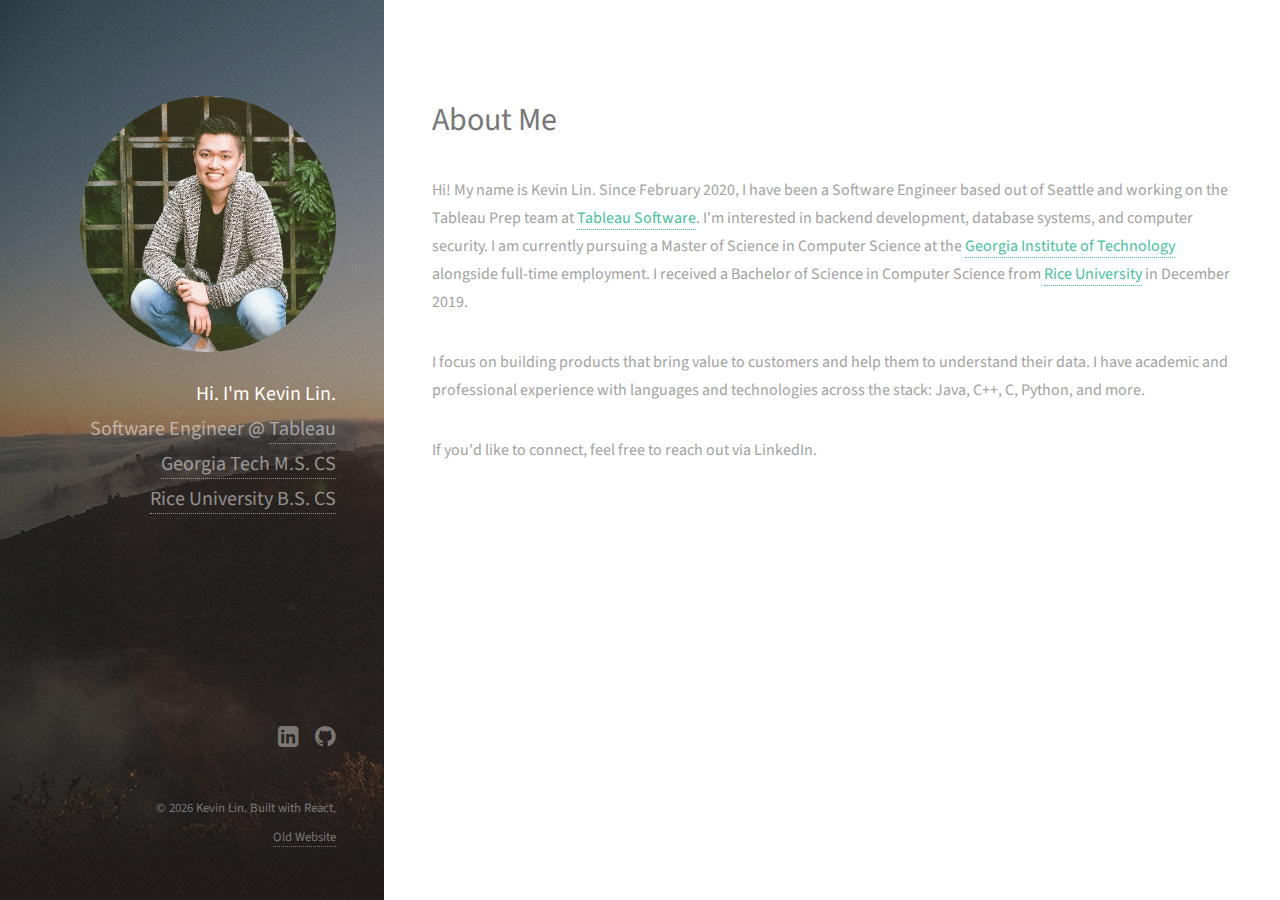
<file: index.html>
<!DOCTYPE html><html><head><meta charSet="utf-8"/><meta http-equiv="x-ua-compatible" content="ie=edge"/><meta name="viewport" content="width=device-width, initial-scale=1, shrink-to-fit=no"/><style data-href="/styles.c2bf233c131c52da77bc.css" id="gatsby-global-css">@import url(https://fonts.googleapis.com/css?family=Source+Sans+Pro:400,400italic);
/*!
 *  Font Awesome 4.7.0 by @davegandy - http://fontawesome.io - @fontawesome
 *  License - http://fontawesome.io/license (Font: SIL OFL 1.1, CSS: MIT License)
 */@font-face{font-family:FontAwesome;src:url(/static/fontawesome-webfont-674f50d287a8c48dc19ba404d20fe713.eot);src:url(/static/fontawesome-webfont-674f50d287a8c48dc19ba404d20fe713.eot?#iefix&v=4.7.0) format("embedded-opentype"),url(/static/fontawesome-webfont-af7ae505a9eed503f8b8e6982036873e.woff2) format("woff2"),url(/static/fontawesome-webfont-fee66e712a8a08eef5805a46892932ad.woff) format("woff"),url(/static/fontawesome-webfont-b06871f281fee6b241d60582ae9369b9.ttf) format("truetype"),url(/static/fontawesome-webfont-912ec66d7572ff821749319396470bde.svg#fontawesomeregular) format("svg");font-weight:400;font-style:normal}.fa{display:inline-block;font:normal normal normal 14px/1 FontAwesome;font-size:inherit;text-rendering:auto;-webkit-font-smoothing:antialiased;-moz-osx-font-smoothing:grayscale}.fa-lg{font-size:1.33333333em;line-height:.75em;vertical-align:-15%}.fa-2x{font-size:2em}.fa-3x{font-size:3em}.fa-4x{font-size:4em}.fa-5x{font-size:5em}.fa-fw{width:1.28571429em;text-align:center}.fa-ul{padding-left:0;margin-left:2.14285714em;list-style-type:none}.fa-ul>li{position:relative}.fa-li{position:absolute;left:-2.14285714em;width:2.14285714em;top:.14285714em;text-align:center}.fa-li.fa-lg{left:-1.85714286em}.fa-border{padding:.2em .25em .15em;border:.08em solid #eee;border-radius:.1em}.fa-pull-left{float:left}.fa-pull-right{float:right}.fa.fa-pull-left{margin-right:.3em}.fa.fa-pull-right{margin-left:.3em}.pull-right{float:right}.pull-left{float:left}.fa.pull-left{margin-right:.3em}.fa.pull-right{margin-left:.3em}.fa-spin{animation:fa-spin 2s linear infinite}.fa-pulse{animation:fa-spin 1s steps(8) infinite}@keyframes fa-spin{0%{transform:rotate(0deg)}to{transform:rotate(359deg)}}.fa-rotate-90{-ms-filter:"progid:DXImageTransform.Microsoft.BasicImage(rotation=1)";transform:rotate(90deg)}.fa-rotate-180{-ms-filter:"progid:DXImageTransform.Microsoft.BasicImage(rotation=2)";transform:rotate(180deg)}.fa-rotate-270{-ms-filter:"progid:DXImageTransform.Microsoft.BasicImage(rotation=3)";transform:rotate(270deg)}.fa-flip-horizontal{-ms-filter:"progid:DXImageTransform.Microsoft.BasicImage(rotation=0, mirror=1)";transform:scaleX(-1)}.fa-flip-vertical{-ms-filter:"progid:DXImageTransform.Microsoft.BasicImage(rotation=2, mirror=1)";transform:scaleY(-1)}:root .fa-flip-horizontal,:root .fa-flip-vertical,:root .fa-rotate-90,:root .fa-rotate-180,:root .fa-rotate-270{filter:none}.fa-stack{position:relative;display:inline-block;width:2em;height:2em;line-height:2em;vertical-align:middle}.fa-stack-1x,.fa-stack-2x{position:absolute;left:0;width:100%;text-align:center}.fa-stack-1x{line-height:inherit}.fa-stack-2x{font-size:2em}.fa-inverse{color:#fff}.fa-glass:before{content:"\F000"}.fa-music:before{content:"\F001"}.fa-search:before{content:"\F002"}.fa-envelope-o:before{content:"\F003"}.fa-heart:before{content:"\F004"}.fa-star:before{content:"\F005"}.fa-star-o:before{content:"\F006"}.fa-user:before{content:"\F007"}.fa-film:before{content:"\F008"}.fa-th-large:before{content:"\F009"}.fa-th:before{content:"\F00A"}.fa-th-list:before{content:"\F00B"}.fa-check:before{content:"\F00C"}.fa-close:before,.fa-remove:before,.fa-times:before{content:"\F00D"}.fa-search-plus:before{content:"\F00E"}.fa-search-minus:before{content:"\F010"}.fa-power-off:before{content:"\F011"}.fa-signal:before{content:"\F012"}.fa-cog:before,.fa-gear:before{content:"\F013"}.fa-trash-o:before{content:"\F014"}.fa-home:before{content:"\F015"}.fa-file-o:before{content:"\F016"}.fa-clock-o:before{content:"\F017"}.fa-road:before{content:"\F018"}.fa-download:before{content:"\F019"}.fa-arrow-circle-o-down:before{content:"\F01A"}.fa-arrow-circle-o-up:before{content:"\F01B"}.fa-inbox:before{content:"\F01C"}.fa-play-circle-o:before{content:"\F01D"}.fa-repeat:before,.fa-rotate-right:before{content:"\F01E"}.fa-refresh:before{content:"\F021"}.fa-list-alt:before{content:"\F022"}.fa-lock:before{content:"\F023"}.fa-flag:before{content:"\F024"}.fa-headphones:before{content:"\F025"}.fa-volume-off:before{content:"\F026"}.fa-volume-down:before{content:"\F027"}.fa-volume-up:before{content:"\F028"}.fa-qrcode:before{content:"\F029"}.fa-barcode:before{content:"\F02A"}.fa-tag:before{content:"\F02B"}.fa-tags:before{content:"\F02C"}.fa-book:before{content:"\F02D"}.fa-bookmark:before{content:"\F02E"}.fa-print:before{content:"\F02F"}.fa-camera:before{content:"\F030"}.fa-font:before{content:"\F031"}.fa-bold:before{content:"\F032"}.fa-italic:before{content:"\F033"}.fa-text-height:before{content:"\F034"}.fa-text-width:before{content:"\F035"}.fa-align-left:before{content:"\F036"}.fa-align-center:before{content:"\F037"}.fa-align-right:before{content:"\F038"}.fa-align-justify:before{content:"\F039"}.fa-list:before{content:"\F03A"}.fa-dedent:before,.fa-outdent:before{content:"\F03B"}.fa-indent:before{content:"\F03C"}.fa-video-camera:before{content:"\F03D"}.fa-image:before,.fa-photo:before,.fa-picture-o:before{content:"\F03E"}.fa-pencil:before{content:"\F040"}.fa-map-marker:before{content:"\F041"}.fa-adjust:before{content:"\F042"}.fa-tint:before{content:"\F043"}.fa-edit:before,.fa-pencil-square-o:before{content:"\F044"}.fa-share-square-o:before{content:"\F045"}.fa-check-square-o:before{content:"\F046"}.fa-arrows:before{content:"\F047"}.fa-step-backward:before{content:"\F048"}.fa-fast-backward:before{content:"\F049"}.fa-backward:before{content:"\F04A"}.fa-play:before{content:"\F04B"}.fa-pause:before{content:"\F04C"}.fa-stop:before{content:"\F04D"}.fa-forward:before{content:"\F04E"}.fa-fast-forward:before{content:"\F050"}.fa-step-forward:before{content:"\F051"}.fa-eject:before{content:"\F052"}.fa-chevron-left:before{content:"\F053"}.fa-chevron-right:before{content:"\F054"}.fa-plus-circle:before{content:"\F055"}.fa-minus-circle:before{content:"\F056"}.fa-times-circle:before{content:"\F057"}.fa-check-circle:before{content:"\F058"}.fa-question-circle:before{content:"\F059"}.fa-info-circle:before{content:"\F05A"}.fa-crosshairs:before{content:"\F05B"}.fa-times-circle-o:before{content:"\F05C"}.fa-check-circle-o:before{content:"\F05D"}.fa-ban:before{content:"\F05E"}.fa-arrow-left:before{content:"\F060"}.fa-arrow-right:before{content:"\F061"}.fa-arrow-up:before{content:"\F062"}.fa-arrow-down:before{content:"\F063"}.fa-mail-forward:before,.fa-share:before{content:"\F064"}.fa-expand:before{content:"\F065"}.fa-compress:before{content:"\F066"}.fa-plus:before{content:"\F067"}.fa-minus:before{content:"\F068"}.fa-asterisk:before{content:"\F069"}.fa-exclamation-circle:before{content:"\F06A"}.fa-gift:before{content:"\F06B"}.fa-leaf:before{content:"\F06C"}.fa-fire:before{content:"\F06D"}.fa-eye:before{content:"\F06E"}.fa-eye-slash:before{content:"\F070"}.fa-exclamation-triangle:before,.fa-warning:before{content:"\F071"}.fa-plane:before{content:"\F072"}.fa-calendar:before{content:"\F073"}.fa-random:before{content:"\F074"}.fa-comment:before{content:"\F075"}.fa-magnet:before{content:"\F076"}.fa-chevron-up:before{content:"\F077"}.fa-chevron-down:before{content:"\F078"}.fa-retweet:before{content:"\F079"}.fa-shopping-cart:before{content:"\F07A"}.fa-folder:before{content:"\F07B"}.fa-folder-open:before{content:"\F07C"}.fa-arrows-v:before{content:"\F07D"}.fa-arrows-h:before{content:"\F07E"}.fa-bar-chart-o:before,.fa-bar-chart:before{content:"\F080"}.fa-twitter-square:before{content:"\F081"}.fa-facebook-square:before{content:"\F082"}.fa-camera-retro:before{content:"\F083"}.fa-key:before{content:"\F084"}.fa-cogs:before,.fa-gears:before{content:"\F085"}.fa-comments:before{content:"\F086"}.fa-thumbs-o-up:before{content:"\F087"}.fa-thumbs-o-down:before{content:"\F088"}.fa-star-half:before{content:"\F089"}.fa-heart-o:before{content:"\F08A"}.fa-sign-out:before{content:"\F08B"}.fa-linkedin-square:before{content:"\F08C"}.fa-thumb-tack:before{content:"\F08D"}.fa-external-link:before{content:"\F08E"}.fa-sign-in:before{content:"\F090"}.fa-trophy:before{content:"\F091"}.fa-github-square:before{content:"\F092"}.fa-upload:before{content:"\F093"}.fa-lemon-o:before{content:"\F094"}.fa-phone:before{content:"\F095"}.fa-square-o:before{content:"\F096"}.fa-bookmark-o:before{content:"\F097"}.fa-phone-square:before{content:"\F098"}.fa-twitter:before{content:"\F099"}.fa-facebook-f:before,.fa-facebook:before{content:"\F09A"}.fa-github:before{content:"\F09B"}.fa-unlock:before{content:"\F09C"}.fa-credit-card:before{content:"\F09D"}.fa-feed:before,.fa-rss:before{content:"\F09E"}.fa-hdd-o:before{content:"\F0A0"}.fa-bullhorn:before{content:"\F0A1"}.fa-bell:before{content:"\F0F3"}.fa-certificate:before{content:"\F0A3"}.fa-hand-o-right:before{content:"\F0A4"}.fa-hand-o-left:before{content:"\F0A5"}.fa-hand-o-up:before{content:"\F0A6"}.fa-hand-o-down:before{content:"\F0A7"}.fa-arrow-circle-left:before{content:"\F0A8"}.fa-arrow-circle-right:before{content:"\F0A9"}.fa-arrow-circle-up:before{content:"\F0AA"}.fa-arrow-circle-down:before{content:"\F0AB"}.fa-globe:before{content:"\F0AC"}.fa-wrench:before{content:"\F0AD"}.fa-tasks:before{content:"\F0AE"}.fa-filter:before{content:"\F0B0"}.fa-briefcase:before{content:"\F0B1"}.fa-arrows-alt:before{content:"\F0B2"}.fa-group:before,.fa-users:before{content:"\F0C0"}.fa-chain:before,.fa-link:before{content:"\F0C1"}.fa-cloud:before{content:"\F0C2"}.fa-flask:before{content:"\F0C3"}.fa-cut:before,.fa-scissors:before{content:"\F0C4"}.fa-copy:before,.fa-files-o:before{content:"\F0C5"}.fa-paperclip:before{content:"\F0C6"}.fa-floppy-o:before,.fa-save:before{content:"\F0C7"}.fa-square:before{content:"\F0C8"}.fa-bars:before,.fa-navicon:before,.fa-reorder:before{content:"\F0C9"}.fa-list-ul:before{content:"\F0CA"}.fa-list-ol:before{content:"\F0CB"}.fa-strikethrough:before{content:"\F0CC"}.fa-underline:before{content:"\F0CD"}.fa-table:before{content:"\F0CE"}.fa-magic:before{content:"\F0D0"}.fa-truck:before{content:"\F0D1"}.fa-pinterest:before{content:"\F0D2"}.fa-pinterest-square:before{content:"\F0D3"}.fa-google-plus-square:before{content:"\F0D4"}.fa-google-plus:before{content:"\F0D5"}.fa-money:before{content:"\F0D6"}.fa-caret-down:before{content:"\F0D7"}.fa-caret-up:before{content:"\F0D8"}.fa-caret-left:before{content:"\F0D9"}.fa-caret-right:before{content:"\F0DA"}.fa-columns:before{content:"\F0DB"}.fa-sort:before,.fa-unsorted:before{content:"\F0DC"}.fa-sort-desc:before,.fa-sort-down:before{content:"\F0DD"}.fa-sort-asc:before,.fa-sort-up:before{content:"\F0DE"}.fa-envelope:before{content:"\F0E0"}.fa-linkedin:before{content:"\F0E1"}.fa-rotate-left:before,.fa-undo:before{content:"\F0E2"}.fa-gavel:before,.fa-legal:before{content:"\F0E3"}.fa-dashboard:before,.fa-tachometer:before{content:"\F0E4"}.fa-comment-o:before{content:"\F0E5"}.fa-comments-o:before{content:"\F0E6"}.fa-bolt:before,.fa-flash:before{content:"\F0E7"}.fa-sitemap:before{content:"\F0E8"}.fa-umbrella:before{content:"\F0E9"}.fa-clipboard:before,.fa-paste:before{content:"\F0EA"}.fa-lightbulb-o:before{content:"\F0EB"}.fa-exchange:before{content:"\F0EC"}.fa-cloud-download:before{content:"\F0ED"}.fa-cloud-upload:before{content:"\F0EE"}.fa-user-md:before{content:"\F0F0"}.fa-stethoscope:before{content:"\F0F1"}.fa-suitcase:before{content:"\F0F2"}.fa-bell-o:before{content:"\F0A2"}.fa-coffee:before{content:"\F0F4"}.fa-cutlery:before{content:"\F0F5"}.fa-file-text-o:before{content:"\F0F6"}.fa-building-o:before{content:"\F0F7"}.fa-hospital-o:before{content:"\F0F8"}.fa-ambulance:before{content:"\F0F9"}.fa-medkit:before{content:"\F0FA"}.fa-fighter-jet:before{content:"\F0FB"}.fa-beer:before{content:"\F0FC"}.fa-h-square:before{content:"\F0FD"}.fa-plus-square:before{content:"\F0FE"}.fa-angle-double-left:before{content:"\F100"}.fa-angle-double-right:before{content:"\F101"}.fa-angle-double-up:before{content:"\F102"}.fa-angle-double-down:before{content:"\F103"}.fa-angle-left:before{content:"\F104"}.fa-angle-right:before{content:"\F105"}.fa-angle-up:before{content:"\F106"}.fa-angle-down:before{content:"\F107"}.fa-desktop:before{content:"\F108"}.fa-laptop:before{content:"\F109"}.fa-tablet:before{content:"\F10A"}.fa-mobile-phone:before,.fa-mobile:before{content:"\F10B"}.fa-circle-o:before{content:"\F10C"}.fa-quote-left:before{content:"\F10D"}.fa-quote-right:before{content:"\F10E"}.fa-spinner:before{content:"\F110"}.fa-circle:before{content:"\F111"}.fa-mail-reply:before,.fa-reply:before{content:"\F112"}.fa-github-alt:before{content:"\F113"}.fa-folder-o:before{content:"\F114"}.fa-folder-open-o:before{content:"\F115"}.fa-smile-o:before{content:"\F118"}.fa-frown-o:before{content:"\F119"}.fa-meh-o:before{content:"\F11A"}.fa-gamepad:before{content:"\F11B"}.fa-keyboard-o:before{content:"\F11C"}.fa-flag-o:before{content:"\F11D"}.fa-flag-checkered:before{content:"\F11E"}.fa-terminal:before{content:"\F120"}.fa-code:before{content:"\F121"}.fa-mail-reply-all:before,.fa-reply-all:before{content:"\F122"}.fa-star-half-empty:before,.fa-star-half-full:before,.fa-star-half-o:before{content:"\F123"}.fa-location-arrow:before{content:"\F124"}.fa-crop:before{content:"\F125"}.fa-code-fork:before{content:"\F126"}.fa-chain-broken:before,.fa-unlink:before{content:"\F127"}.fa-question:before{content:"\F128"}.fa-info:before{content:"\F129"}.fa-exclamation:before{content:"\F12A"}.fa-superscript:before{content:"\F12B"}.fa-subscript:before{content:"\F12C"}.fa-eraser:before{content:"\F12D"}.fa-puzzle-piece:before{content:"\F12E"}.fa-microphone:before{content:"\F130"}.fa-microphone-slash:before{content:"\F131"}.fa-shield:before{content:"\F132"}.fa-calendar-o:before{content:"\F133"}.fa-fire-extinguisher:before{content:"\F134"}.fa-rocket:before{content:"\F135"}.fa-maxcdn:before{content:"\F136"}.fa-chevron-circle-left:before{content:"\F137"}.fa-chevron-circle-right:before{content:"\F138"}.fa-chevron-circle-up:before{content:"\F139"}.fa-chevron-circle-down:before{content:"\F13A"}.fa-html5:before{content:"\F13B"}.fa-css3:before{content:"\F13C"}.fa-anchor:before{content:"\F13D"}.fa-unlock-alt:before{content:"\F13E"}.fa-bullseye:before{content:"\F140"}.fa-ellipsis-h:before{content:"\F141"}.fa-ellipsis-v:before{content:"\F142"}.fa-rss-square:before{content:"\F143"}.fa-play-circle:before{content:"\F144"}.fa-ticket:before{content:"\F145"}.fa-minus-square:before{content:"\F146"}.fa-minus-square-o:before{content:"\F147"}.fa-level-up:before{content:"\F148"}.fa-level-down:before{content:"\F149"}.fa-check-square:before{content:"\F14A"}.fa-pencil-square:before{content:"\F14B"}.fa-external-link-square:before{content:"\F14C"}.fa-share-square:before{content:"\F14D"}.fa-compass:before{content:"\F14E"}.fa-caret-square-o-down:before,.fa-toggle-down:before{content:"\F150"}.fa-caret-square-o-up:before,.fa-toggle-up:before{content:"\F151"}.fa-caret-square-o-right:before,.fa-toggle-right:before{content:"\F152"}.fa-eur:before,.fa-euro:before{content:"\F153"}.fa-gbp:before{content:"\F154"}.fa-dollar:before,.fa-usd:before{content:"\F155"}.fa-inr:before,.fa-rupee:before{content:"\F156"}.fa-cny:before,.fa-jpy:before,.fa-rmb:before,.fa-yen:before{content:"\F157"}.fa-rouble:before,.fa-rub:before,.fa-ruble:before{content:"\F158"}.fa-krw:before,.fa-won:before{content:"\F159"}.fa-bitcoin:before,.fa-btc:before{content:"\F15A"}.fa-file:before{content:"\F15B"}.fa-file-text:before{content:"\F15C"}.fa-sort-alpha-asc:before{content:"\F15D"}.fa-sort-alpha-desc:before{content:"\F15E"}.fa-sort-amount-asc:before{content:"\F160"}.fa-sort-amount-desc:before{content:"\F161"}.fa-sort-numeric-asc:before{content:"\F162"}.fa-sort-numeric-desc:before{content:"\F163"}.fa-thumbs-up:before{content:"\F164"}.fa-thumbs-down:before{content:"\F165"}.fa-youtube-square:before{content:"\F166"}.fa-youtube:before{content:"\F167"}.fa-xing:before{content:"\F168"}.fa-xing-square:before{content:"\F169"}.fa-youtube-play:before{content:"\F16A"}.fa-dropbox:before{content:"\F16B"}.fa-stack-overflow:before{content:"\F16C"}.fa-instagram:before{content:"\F16D"}.fa-flickr:before{content:"\F16E"}.fa-adn:before{content:"\F170"}.fa-bitbucket:before{content:"\F171"}.fa-bitbucket-square:before{content:"\F172"}.fa-tumblr:before{content:"\F173"}.fa-tumblr-square:before{content:"\F174"}.fa-long-arrow-down:before{content:"\F175"}.fa-long-arrow-up:before{content:"\F176"}.fa-long-arrow-left:before{content:"\F177"}.fa-long-arrow-right:before{content:"\F178"}.fa-apple:before{content:"\F179"}.fa-windows:before{content:"\F17A"}.fa-android:before{content:"\F17B"}.fa-linux:before{content:"\F17C"}.fa-dribbble:before{content:"\F17D"}.fa-skype:before{content:"\F17E"}.fa-foursquare:before{content:"\F180"}.fa-trello:before{content:"\F181"}.fa-female:before{content:"\F182"}.fa-male:before{content:"\F183"}.fa-gittip:before,.fa-gratipay:before{content:"\F184"}.fa-sun-o:before{content:"\F185"}.fa-moon-o:before{content:"\F186"}.fa-archive:before{content:"\F187"}.fa-bug:before{content:"\F188"}.fa-vk:before{content:"\F189"}.fa-weibo:before{content:"\F18A"}.fa-renren:before{content:"\F18B"}.fa-pagelines:before{content:"\F18C"}.fa-stack-exchange:before{content:"\F18D"}.fa-arrow-circle-o-right:before{content:"\F18E"}.fa-arrow-circle-o-left:before{content:"\F190"}.fa-caret-square-o-left:before,.fa-toggle-left:before{content:"\F191"}.fa-dot-circle-o:before{content:"\F192"}.fa-wheelchair:before{content:"\F193"}.fa-vimeo-square:before{content:"\F194"}.fa-try:before,.fa-turkish-lira:before{content:"\F195"}.fa-plus-square-o:before{content:"\F196"}.fa-space-shuttle:before{content:"\F197"}.fa-slack:before{content:"\F198"}.fa-envelope-square:before{content:"\F199"}.fa-wordpress:before{content:"\F19A"}.fa-openid:before{content:"\F19B"}.fa-bank:before,.fa-institution:before,.fa-university:before{content:"\F19C"}.fa-graduation-cap:before,.fa-mortar-board:before{content:"\F19D"}.fa-yahoo:before{content:"\F19E"}.fa-google:before{content:"\F1A0"}.fa-reddit:before{content:"\F1A1"}.fa-reddit-square:before{content:"\F1A2"}.fa-stumbleupon-circle:before{content:"\F1A3"}.fa-stumbleupon:before{content:"\F1A4"}.fa-delicious:before{content:"\F1A5"}.fa-digg:before{content:"\F1A6"}.fa-pied-piper-pp:before{content:"\F1A7"}.fa-pied-piper-alt:before{content:"\F1A8"}.fa-drupal:before{content:"\F1A9"}.fa-joomla:before{content:"\F1AA"}.fa-language:before{content:"\F1AB"}.fa-fax:before{content:"\F1AC"}.fa-building:before{content:"\F1AD"}.fa-child:before{content:"\F1AE"}.fa-paw:before{content:"\F1B0"}.fa-spoon:before{content:"\F1B1"}.fa-cube:before{content:"\F1B2"}.fa-cubes:before{content:"\F1B3"}.fa-behance:before{content:"\F1B4"}.fa-behance-square:before{content:"\F1B5"}.fa-steam:before{content:"\F1B6"}.fa-steam-square:before{content:"\F1B7"}.fa-recycle:before{content:"\F1B8"}.fa-automobile:before,.fa-car:before{content:"\F1B9"}.fa-cab:before,.fa-taxi:before{content:"\F1BA"}.fa-tree:before{content:"\F1BB"}.fa-spotify:before{content:"\F1BC"}.fa-deviantart:before{content:"\F1BD"}.fa-soundcloud:before{content:"\F1BE"}.fa-database:before{content:"\F1C0"}.fa-file-pdf-o:before{content:"\F1C1"}.fa-file-word-o:before{content:"\F1C2"}.fa-file-excel-o:before{content:"\F1C3"}.fa-file-powerpoint-o:before{content:"\F1C4"}.fa-file-image-o:before,.fa-file-photo-o:before,.fa-file-picture-o:before{content:"\F1C5"}.fa-file-archive-o:before,.fa-file-zip-o:before{content:"\F1C6"}.fa-file-audio-o:before,.fa-file-sound-o:before{content:"\F1C7"}.fa-file-movie-o:before,.fa-file-video-o:before{content:"\F1C8"}.fa-file-code-o:before{content:"\F1C9"}.fa-vine:before{content:"\F1CA"}.fa-codepen:before{content:"\F1CB"}.fa-jsfiddle:before{content:"\F1CC"}.fa-life-bouy:before,.fa-life-buoy:before,.fa-life-ring:before,.fa-life-saver:before,.fa-support:before{content:"\F1CD"}.fa-circle-o-notch:before{content:"\F1CE"}.fa-ra:before,.fa-rebel:before,.fa-resistance:before{content:"\F1D0"}.fa-empire:before,.fa-ge:before{content:"\F1D1"}.fa-git-square:before{content:"\F1D2"}.fa-git:before{content:"\F1D3"}.fa-hacker-news:before,.fa-y-combinator-square:before,.fa-yc-square:before{content:"\F1D4"}.fa-tencent-weibo:before{content:"\F1D5"}.fa-qq:before{content:"\F1D6"}.fa-wechat:before,.fa-weixin:before{content:"\F1D7"}.fa-paper-plane:before,.fa-send:before{content:"\F1D8"}.fa-paper-plane-o:before,.fa-send-o:before{content:"\F1D9"}.fa-history:before{content:"\F1DA"}.fa-circle-thin:before{content:"\F1DB"}.fa-header:before{content:"\F1DC"}.fa-paragraph:before{content:"\F1DD"}.fa-sliders:before{content:"\F1DE"}.fa-share-alt:before{content:"\F1E0"}.fa-share-alt-square:before{content:"\F1E1"}.fa-bomb:before{content:"\F1E2"}.fa-futbol-o:before,.fa-soccer-ball-o:before{content:"\F1E3"}.fa-tty:before{content:"\F1E4"}.fa-binoculars:before{content:"\F1E5"}.fa-plug:before{content:"\F1E6"}.fa-slideshare:before{content:"\F1E7"}.fa-twitch:before{content:"\F1E8"}.fa-yelp:before{content:"\F1E9"}.fa-newspaper-o:before{content:"\F1EA"}.fa-wifi:before{content:"\F1EB"}.fa-calculator:before{content:"\F1EC"}.fa-paypal:before{content:"\F1ED"}.fa-google-wallet:before{content:"\F1EE"}.fa-cc-visa:before{content:"\F1F0"}.fa-cc-mastercard:before{content:"\F1F1"}.fa-cc-discover:before{content:"\F1F2"}.fa-cc-amex:before{content:"\F1F3"}.fa-cc-paypal:before{content:"\F1F4"}.fa-cc-stripe:before{content:"\F1F5"}.fa-bell-slash:before{content:"\F1F6"}.fa-bell-slash-o:before{content:"\F1F7"}.fa-trash:before{content:"\F1F8"}.fa-copyright:before{content:"\F1F9"}.fa-at:before{content:"\F1FA"}.fa-eyedropper:before{content:"\F1FB"}.fa-paint-brush:before{content:"\F1FC"}.fa-birthday-cake:before{content:"\F1FD"}.fa-area-chart:before{content:"\F1FE"}.fa-pie-chart:before{content:"\F200"}.fa-line-chart:before{content:"\F201"}.fa-lastfm:before{content:"\F202"}.fa-lastfm-square:before{content:"\F203"}.fa-toggle-off:before{content:"\F204"}.fa-toggle-on:before{content:"\F205"}.fa-bicycle:before{content:"\F206"}.fa-bus:before{content:"\F207"}.fa-ioxhost:before{content:"\F208"}.fa-angellist:before{content:"\F209"}.fa-cc:before{content:"\F20A"}.fa-ils:before,.fa-shekel:before,.fa-sheqel:before{content:"\F20B"}.fa-meanpath:before{content:"\F20C"}.fa-buysellads:before{content:"\F20D"}.fa-connectdevelop:before{content:"\F20E"}.fa-dashcube:before{content:"\F210"}.fa-forumbee:before{content:"\F211"}.fa-leanpub:before{content:"\F212"}.fa-sellsy:before{content:"\F213"}.fa-shirtsinbulk:before{content:"\F214"}.fa-simplybuilt:before{content:"\F215"}.fa-skyatlas:before{content:"\F216"}.fa-cart-plus:before{content:"\F217"}.fa-cart-arrow-down:before{content:"\F218"}.fa-diamond:before{content:"\F219"}.fa-ship:before{content:"\F21A"}.fa-user-secret:before{content:"\F21B"}.fa-motorcycle:before{content:"\F21C"}.fa-street-view:before{content:"\F21D"}.fa-heartbeat:before{content:"\F21E"}.fa-venus:before{content:"\F221"}.fa-mars:before{content:"\F222"}.fa-mercury:before{content:"\F223"}.fa-intersex:before,.fa-transgender:before{content:"\F224"}.fa-transgender-alt:before{content:"\F225"}.fa-venus-double:before{content:"\F226"}.fa-mars-double:before{content:"\F227"}.fa-venus-mars:before{content:"\F228"}.fa-mars-stroke:before{content:"\F229"}.fa-mars-stroke-v:before{content:"\F22A"}.fa-mars-stroke-h:before{content:"\F22B"}.fa-neuter:before{content:"\F22C"}.fa-genderless:before{content:"\F22D"}.fa-facebook-official:before{content:"\F230"}.fa-pinterest-p:before{content:"\F231"}.fa-whatsapp:before{content:"\F232"}.fa-server:before{content:"\F233"}.fa-user-plus:before{content:"\F234"}.fa-user-times:before{content:"\F235"}.fa-bed:before,.fa-hotel:before{content:"\F236"}.fa-viacoin:before{content:"\F237"}.fa-train:before{content:"\F238"}.fa-subway:before{content:"\F239"}.fa-medium:before{content:"\F23A"}.fa-y-combinator:before,.fa-yc:before{content:"\F23B"}.fa-optin-monster:before{content:"\F23C"}.fa-opencart:before{content:"\F23D"}.fa-expeditedssl:before{content:"\F23E"}.fa-battery-4:before,.fa-battery-full:before,.fa-battery:before{content:"\F240"}.fa-battery-3:before,.fa-battery-three-quarters:before{content:"\F241"}.fa-battery-2:before,.fa-battery-half:before{content:"\F242"}.fa-battery-1:before,.fa-battery-quarter:before{content:"\F243"}.fa-battery-0:before,.fa-battery-empty:before{content:"\F244"}.fa-mouse-pointer:before{content:"\F245"}.fa-i-cursor:before{content:"\F246"}.fa-object-group:before{content:"\F247"}.fa-object-ungroup:before{content:"\F248"}.fa-sticky-note:before{content:"\F249"}.fa-sticky-note-o:before{content:"\F24A"}.fa-cc-jcb:before{content:"\F24B"}.fa-cc-diners-club:before{content:"\F24C"}.fa-clone:before{content:"\F24D"}.fa-balance-scale:before{content:"\F24E"}.fa-hourglass-o:before{content:"\F250"}.fa-hourglass-1:before,.fa-hourglass-start:before{content:"\F251"}.fa-hourglass-2:before,.fa-hourglass-half:before{content:"\F252"}.fa-hourglass-3:before,.fa-hourglass-end:before{content:"\F253"}.fa-hourglass:before{content:"\F254"}.fa-hand-grab-o:before,.fa-hand-rock-o:before{content:"\F255"}.fa-hand-paper-o:before,.fa-hand-stop-o:before{content:"\F256"}.fa-hand-scissors-o:before{content:"\F257"}.fa-hand-lizard-o:before{content:"\F258"}.fa-hand-spock-o:before{content:"\F259"}.fa-hand-pointer-o:before{content:"\F25A"}.fa-hand-peace-o:before{content:"\F25B"}.fa-trademark:before{content:"\F25C"}.fa-registered:before{content:"\F25D"}.fa-creative-commons:before{content:"\F25E"}.fa-gg:before{content:"\F260"}.fa-gg-circle:before{content:"\F261"}.fa-tripadvisor:before{content:"\F262"}.fa-odnoklassniki:before{content:"\F263"}.fa-odnoklassniki-square:before{content:"\F264"}.fa-get-pocket:before{content:"\F265"}.fa-wikipedia-w:before{content:"\F266"}.fa-safari:before{content:"\F267"}.fa-chrome:before{content:"\F268"}.fa-firefox:before{content:"\F269"}.fa-opera:before{content:"\F26A"}.fa-internet-explorer:before{content:"\F26B"}.fa-television:before,.fa-tv:before{content:"\F26C"}.fa-contao:before{content:"\F26D"}.fa-500px:before{content:"\F26E"}.fa-amazon:before{content:"\F270"}.fa-calendar-plus-o:before{content:"\F271"}.fa-calendar-minus-o:before{content:"\F272"}.fa-calendar-times-o:before{content:"\F273"}.fa-calendar-check-o:before{content:"\F274"}.fa-industry:before{content:"\F275"}.fa-map-pin:before{content:"\F276"}.fa-map-signs:before{content:"\F277"}.fa-map-o:before{content:"\F278"}.fa-map:before{content:"\F279"}.fa-commenting:before{content:"\F27A"}.fa-commenting-o:before{content:"\F27B"}.fa-houzz:before{content:"\F27C"}.fa-vimeo:before{content:"\F27D"}.fa-black-tie:before{content:"\F27E"}.fa-fonticons:before{content:"\F280"}.fa-reddit-alien:before{content:"\F281"}.fa-edge:before{content:"\F282"}.fa-credit-card-alt:before{content:"\F283"}.fa-codiepie:before{content:"\F284"}.fa-modx:before{content:"\F285"}.fa-fort-awesome:before{content:"\F286"}.fa-usb:before{content:"\F287"}.fa-product-hunt:before{content:"\F288"}.fa-mixcloud:before{content:"\F289"}.fa-scribd:before{content:"\F28A"}.fa-pause-circle:before{content:"\F28B"}.fa-pause-circle-o:before{content:"\F28C"}.fa-stop-circle:before{content:"\F28D"}.fa-stop-circle-o:before{content:"\F28E"}.fa-shopping-bag:before{content:"\F290"}.fa-shopping-basket:before{content:"\F291"}.fa-hashtag:before{content:"\F292"}.fa-bluetooth:before{content:"\F293"}.fa-bluetooth-b:before{content:"\F294"}.fa-percent:before{content:"\F295"}.fa-gitlab:before{content:"\F296"}.fa-wpbeginner:before{content:"\F297"}.fa-wpforms:before{content:"\F298"}.fa-envira:before{content:"\F299"}.fa-universal-access:before{content:"\F29A"}.fa-wheelchair-alt:before{content:"\F29B"}.fa-question-circle-o:before{content:"\F29C"}.fa-blind:before{content:"\F29D"}.fa-audio-description:before{content:"\F29E"}.fa-volume-control-phone:before{content:"\F2A0"}.fa-braille:before{content:"\F2A1"}.fa-assistive-listening-systems:before{content:"\F2A2"}.fa-american-sign-language-interpreting:before,.fa-asl-interpreting:before{content:"\F2A3"}.fa-deaf:before,.fa-deafness:before,.fa-hard-of-hearing:before{content:"\F2A4"}.fa-glide:before{content:"\F2A5"}.fa-glide-g:before{content:"\F2A6"}.fa-sign-language:before,.fa-signing:before{content:"\F2A7"}.fa-low-vision:before{content:"\F2A8"}.fa-viadeo:before{content:"\F2A9"}.fa-viadeo-square:before{content:"\F2AA"}.fa-snapchat:before{content:"\F2AB"}.fa-snapchat-ghost:before{content:"\F2AC"}.fa-snapchat-square:before{content:"\F2AD"}.fa-pied-piper:before{content:"\F2AE"}.fa-first-order:before{content:"\F2B0"}.fa-yoast:before{content:"\F2B1"}.fa-themeisle:before{content:"\F2B2"}.fa-google-plus-circle:before,.fa-google-plus-official:before{content:"\F2B3"}.fa-fa:before,.fa-font-awesome:before{content:"\F2B4"}.fa-handshake-o:before{content:"\F2B5"}.fa-envelope-open:before{content:"\F2B6"}.fa-envelope-open-o:before{content:"\F2B7"}.fa-linode:before{content:"\F2B8"}.fa-address-book:before{content:"\F2B9"}.fa-address-book-o:before{content:"\F2BA"}.fa-address-card:before,.fa-vcard:before{content:"\F2BB"}.fa-address-card-o:before,.fa-vcard-o:before{content:"\F2BC"}.fa-user-circle:before{content:"\F2BD"}.fa-user-circle-o:before{content:"\F2BE"}.fa-user-o:before{content:"\F2C0"}.fa-id-badge:before{content:"\F2C1"}.fa-drivers-license:before,.fa-id-card:before{content:"\F2C2"}.fa-drivers-license-o:before,.fa-id-card-o:before{content:"\F2C3"}.fa-quora:before{content:"\F2C4"}.fa-free-code-camp:before{content:"\F2C5"}.fa-telegram:before{content:"\F2C6"}.fa-thermometer-4:before,.fa-thermometer-full:before,.fa-thermometer:before{content:"\F2C7"}.fa-thermometer-3:before,.fa-thermometer-three-quarters:before{content:"\F2C8"}.fa-thermometer-2:before,.fa-thermometer-half:before{content:"\F2C9"}.fa-thermometer-1:before,.fa-thermometer-quarter:before{content:"\F2CA"}.fa-thermometer-0:before,.fa-thermometer-empty:before{content:"\F2CB"}.fa-shower:before{content:"\F2CC"}.fa-bath:before,.fa-bathtub:before,.fa-s15:before{content:"\F2CD"}.fa-podcast:before{content:"\F2CE"}.fa-window-maximize:before{content:"\F2D0"}.fa-window-minimize:before{content:"\F2D1"}.fa-window-restore:before{content:"\F2D2"}.fa-times-rectangle:before,.fa-window-close:before{content:"\F2D3"}.fa-times-rectangle-o:before,.fa-window-close-o:before{content:"\F2D4"}.fa-bandcamp:before{content:"\F2D5"}.fa-grav:before{content:"\F2D6"}.fa-etsy:before{content:"\F2D7"}.fa-imdb:before{content:"\F2D8"}.fa-ravelry:before{content:"\F2D9"}.fa-eercast:before{content:"\F2DA"}.fa-microchip:before{content:"\F2DB"}.fa-snowflake-o:before{content:"\F2DC"}.fa-superpowers:before{content:"\F2DD"}.fa-wpexplorer:before{content:"\F2DE"}.fa-meetup:before{content:"\F2E0"}.sr-only{position:absolute;width:1px;height:1px;padding:0;margin:-1px;overflow:hidden;clip:rect(0,0,0,0);border:0}.sr-only-focusable:active,.sr-only-focusable:focus{position:static;width:auto;height:auto;margin:0;overflow:visible;clip:auto}a,abbr,acronym,address,applet,article,aside,audio,b,big,blockquote,body,canvas,caption,center,cite,code,dd,del,details,dfn,div,dl,dt,em,embed,fieldset,figcaption,figure,footer,form,h1,h2,h3,h4,h5,h6,header,hgroup,html,i,iframe,img,ins,kbd,label,legend,li,mark,menu,nav,object,ol,output,p,pre,q,ruby,s,samp,section,small,span,strike,strong,sub,summary,sup,table,tbody,td,tfoot,th,thead,time,tr,tt,u,ul,var,video{margin:0;padding:0;border:0;font-size:100%;font:inherit;vertical-align:baseline}article,aside,details,figcaption,figure,footer,header,hgroup,menu,nav,section{display:block}body{line-height:1}ol,ul{list-style:none}blockquote,q{quotes:none}blockquote:after,blockquote:before,q:after,q:before{content:"";content:none}table{border-collapse:collapse;border-spacing:0}body{-webkit-text-size-adjust:none}*,:after,:before{box-sizing:border-box}.container{margin-left:auto;margin-right:auto}.container.\31 25\25{width:100%;max-width:1200px;min-width:960px}.container.\37 5\25{width:720px}.container.\35 0\25{width:480px}.container.\32 5\25{width:240px}.container{width:960px}@media screen and (max-width:1800px){.container.\31 25\25{width:100%;max-width:1200px;min-width:960px}.container.\37 5\25{width:720px}.container.\35 0\25{width:480px}.container.\32 5\25{width:240px}.container{width:960px}}@media screen and (max-width:1280px){.container.\31 25\25{width:100%;max-width:1200px;min-width:960px}.container.\37 5\25{width:720px}.container.\35 0\25{width:480px}.container.\32 5\25{width:240px}.container{width:960px}}@media screen and (max-width:980px){.container.\31 25\25{width:100%;max-width:1200px;min-width:960px}.container.\37 5\25{width:720px}.container.\35 0\25{width:480px}.container.\32 5\25{width:240px}.container{width:960px}}@media screen and (max-width:736px){.container.\31 25\25{width:100%;max-width:1200px;min-width:960px}.container.\37 5\25{width:720px}.container.\35 0\25{width:480px}.container.\32 5\25{width:240px}.container{width:960px}}@media screen and (max-width:480px){.container.\31 25\25{width:100%;max-width:1200px;min-width:960px}.container.\37 5\25{width:720px}.container.\35 0\25{width:480px}.container.\32 5\25{width:240px}.container{width:960px}}.row{border-bottom:1px solid transparent}.row,.row>*{box-sizing:border-box}.row>*{float:left}.row:after,.row:before{content:"";display:block;clear:both;height:0}.row.uniform>*>:first-child{margin-top:0}.row.uniform>*>:last-child{margin-bottom:0}.row.\30 \25>*{padding:0}.row.\30 \25{margin:0 0 -1px}.row.uniform.\30 \25>*{padding:0}.row.uniform.\30 \25{margin:0 0 -1px}.row>*{padding:0 0 0 2.5em}.row{margin:0 0 -1px -2.5em}.row.uniform>*{padding:2.5em 0 0 2.5em}.row.uniform{margin:-2.5em 0 -1px -2.5em}.row.\32 00\25>*{padding:0 0 0 5em}.row.\32 00\25{margin:0 0 -1px -5em}.row.uniform.\32 00\25>*{padding:5em 0 0 5em}.row.uniform.\32 00\25{margin:-5em 0 -1px -5em}.row.\31 50\25>*{padding:0 0 0 3.75em}.row.\31 50\25{margin:0 0 -1px -3.75em}.row.uniform.\31 50\25>*{padding:3.75em 0 0 3.75em}.row.uniform.\31 50\25{margin:-3.75em 0 -1px -3.75em}.row.\35 0\25>*{padding:0 0 0 1.25em}.row.\35 0\25{margin:0 0 -1px -1.25em}.row.uniform.\35 0\25>*{padding:1.25em 0 0 1.25em}.row.uniform.\35 0\25{margin:-1.25em 0 -1px -1.25em}.row.\32 5\25>*{padding:0 0 0 .625em}.row.\32 5\25{margin:0 0 -1px -.625em}.row.uniform.\32 5\25>*{padding:.625em 0 0 .625em}.row.uniform.\32 5\25{margin:-.625em 0 -1px -.625em}.\31 2u,.\31 2u24{width:100%;clear:none;margin-left:0}.\31 1u,.\31 1u24{width:91.6666666667%;clear:none;margin-left:0}.\31 0u,.\31 0u24{width:83.3333333333%;clear:none;margin-left:0}.\39 u,.\39 u24{width:75%;clear:none;margin-left:0}.\38 u,.\38 u24{width:66.6666666667%;clear:none;margin-left:0}.\37 u,.\37 u24{width:58.3333333333%;clear:none;margin-left:0}.\36 u,.\36 u24{width:50%;clear:none;margin-left:0}.\35 u,.\35 u24{width:41.6666666667%;clear:none;margin-left:0}.\34 u,.\34 u24{width:33.3333333333%;clear:none;margin-left:0}.\33 u,.\33 u24{width:25%;clear:none;margin-left:0}.\32 u,.\32 u24{width:16.6666666667%;clear:none;margin-left:0}.\31 u,.\31 u24{width:8.3333333333%;clear:none;margin-left:0}.\31 0u24+*,.\31 1u24+*,.\31 2u24+*,.\31 u24+*,.\32 u24+*,.\33 u24+*,.\34 u24+*,.\35 u24+*,.\36 u24+*,.\37 u24+*,.\38 u24+*,.\39 u24+*{clear:left}.-11u{margin-left:91.6666666667%}.-10u{margin-left:83.3333333333%}.-9u{margin-left:75%}.-8u{margin-left:66.6666666667%}.-7u{margin-left:58.3333333333%}.-6u{margin-left:50%}.-5u{margin-left:41.6666666667%}.-4u{margin-left:33.3333333333%}.-3u{margin-left:25%}.-2u{margin-left:16.6666666667%}.-1u{margin-left:8.3333333333%}@media screen and (max-width:1800px){.row>*{padding:0 0 0 2.5em}.row{margin:0 0 -1px -2.5em}.row.uniform>*{padding:2.5em 0 0 2.5em}.row.uniform{margin:-2.5em 0 -1px -2.5em}.row.\32 00\25>*{padding:0 0 0 5em}.row.\32 00\25{margin:0 0 -1px -5em}.row.uniform.\32 00\25>*{padding:5em 0 0 5em}.row.uniform.\32 00\25{margin:-5em 0 -1px -5em}.row.\31 50\25>*{padding:0 0 0 3.75em}.row.\31 50\25{margin:0 0 -1px -3.75em}.row.uniform.\31 50\25>*{padding:3.75em 0 0 3.75em}.row.uniform.\31 50\25{margin:-3.75em 0 -1px -3.75em}.row.\35 0\25>*{padding:0 0 0 1.25em}.row.\35 0\25{margin:0 0 -1px -1.25em}.row.uniform.\35 0\25>*{padding:1.25em 0 0 1.25em}.row.uniform.\35 0\25{margin:-1.25em 0 -1px -1.25em}.row.\32 5\25>*{padding:0 0 0 .625em}.row.\32 5\25{margin:0 0 -1px -.625em}.row.uniform.\32 5\25>*{padding:.625em 0 0 .625em}.row.uniform.\32 5\25{margin:-.625em 0 -1px -.625em}.\31 2u28xlarge29,.\31 2u2428xlarge29{width:100%;clear:none;margin-left:0}.\31 1u28xlarge29,.\31 1u2428xlarge29{width:91.6666666667%;clear:none;margin-left:0}.\31 0u28xlarge29,.\31 0u2428xlarge29{width:83.3333333333%;clear:none;margin-left:0}.\39 u28xlarge29,.\39 u2428xlarge29{width:75%;clear:none;margin-left:0}.\38 u28xlarge29,.\38 u2428xlarge29{width:66.6666666667%;clear:none;margin-left:0}.\37 u28xlarge29,.\37 u2428xlarge29{width:58.3333333333%;clear:none;margin-left:0}.\36 u28xlarge29,.\36 u2428xlarge29{width:50%;clear:none;margin-left:0}.\35 u28xlarge29,.\35 u2428xlarge29{width:41.6666666667%;clear:none;margin-left:0}.\34 u28xlarge29,.\34 u2428xlarge29{width:33.3333333333%;clear:none;margin-left:0}.\33 u28xlarge29,.\33 u2428xlarge29{width:25%;clear:none;margin-left:0}.\32 u28xlarge29,.\32 u2428xlarge29{width:16.6666666667%;clear:none;margin-left:0}.\31 u28xlarge29,.\31 u2428xlarge29{width:8.3333333333%;clear:none;margin-left:0}.\31 0u2428xlarge29+*,.\31 1u2428xlarge29+*,.\31 2u2428xlarge29+*,.\31 u2428xlarge29+*,.\32 u2428xlarge29+*,.\33 u2428xlarge29+*,.\34 u2428xlarge29+*,.\35 u2428xlarge29+*,.\36 u2428xlarge29+*,.\37 u2428xlarge29+*,.\38 u2428xlarge29+*,.\39 u2428xlarge29+*{clear:left}.-11u28xlarge29{margin-left:91.6666666667%}.-10u28xlarge29{margin-left:83.3333333333%}.-9u28xlarge29{margin-left:75%}.-8u28xlarge29{margin-left:66.6666666667%}.-7u28xlarge29{margin-left:58.3333333333%}.-6u28xlarge29{margin-left:50%}.-5u28xlarge29{margin-left:41.6666666667%}.-4u28xlarge29{margin-left:33.3333333333%}.-3u28xlarge29{margin-left:25%}.-2u28xlarge29{margin-left:16.6666666667%}.-1u28xlarge29{margin-left:8.3333333333%}}@media screen and (max-width:1280px){.row>*{padding:0 0 0 2em}.row{margin:0 0 -1px -2em}.row.uniform>*{padding:2em 0 0 2em}.row.uniform{margin:-2em 0 -1px -2em}.row.\32 00\25>*{padding:0 0 0 4em}.row.\32 00\25{margin:0 0 -1px -4em}.row.uniform.\32 00\25>*{padding:4em 0 0 4em}.row.uniform.\32 00\25{margin:-4em 0 -1px -4em}.row.\31 50\25>*{padding:0 0 0 3em}.row.\31 50\25{margin:0 0 -1px -3em}.row.uniform.\31 50\25>*{padding:3em 0 0 3em}.row.uniform.\31 50\25{margin:-3em 0 -1px -3em}.row.\35 0\25>*{padding:0 0 0 1em}.row.\35 0\25{margin:0 0 -1px -1em}.row.uniform.\35 0\25>*{padding:1em 0 0 1em}.row.uniform.\35 0\25{margin:-1em 0 -1px -1em}.row.\32 5\25>*{padding:0 0 0 .5em}.row.\32 5\25{margin:0 0 -1px -.5em}.row.uniform.\32 5\25>*{padding:.5em 0 0 .5em}.row.uniform.\32 5\25{margin:-.5em 0 -1px -.5em}.\31 2u28large29,.\31 2u2428large29{width:100%;clear:none;margin-left:0}.\31 1u28large29,.\31 1u2428large29{width:91.6666666667%;clear:none;margin-left:0}.\31 0u28large29,.\31 0u2428large29{width:83.3333333333%;clear:none;margin-left:0}.\39 u28large29,.\39 u2428large29{width:75%;clear:none;margin-left:0}.\38 u28large29,.\38 u2428large29{width:66.6666666667%;clear:none;margin-left:0}.\37 u28large29,.\37 u2428large29{width:58.3333333333%;clear:none;margin-left:0}.\36 u28large29,.\36 u2428large29{width:50%;clear:none;margin-left:0}.\35 u28large29,.\35 u2428large29{width:41.6666666667%;clear:none;margin-left:0}.\34 u28large29,.\34 u2428large29{width:33.3333333333%;clear:none;margin-left:0}.\33 u28large29,.\33 u2428large29{width:25%;clear:none;margin-left:0}.\32 u28large29,.\32 u2428large29{width:16.6666666667%;clear:none;margin-left:0}.\31 u28large29,.\31 u2428large29{width:8.3333333333%;clear:none;margin-left:0}.\31 0u2428large29+*,.\31 1u2428large29+*,.\31 2u2428large29+*,.\31 u2428large29+*,.\32 u2428large29+*,.\33 u2428large29+*,.\34 u2428large29+*,.\35 u2428large29+*,.\36 u2428large29+*,.\37 u2428large29+*,.\38 u2428large29+*,.\39 u2428large29+*{clear:left}.-11u28large29{margin-left:91.6666666667%}.-10u28large29{margin-left:83.3333333333%}.-9u28large29{margin-left:75%}.-8u28large29{margin-left:66.6666666667%}.-7u28large29{margin-left:58.3333333333%}.-6u28large29{margin-left:50%}.-5u28large29{margin-left:41.6666666667%}.-4u28large29{margin-left:33.3333333333%}.-3u28large29{margin-left:25%}.-2u28large29{margin-left:16.6666666667%}.-1u28large29{margin-left:8.3333333333%}}@media screen and (max-width:980px){.row>*{padding:0 0 0 2em}.row{margin:0 0 -1px -2em}.row.uniform>*{padding:2em 0 0 2em}.row.uniform{margin:-2em 0 -1px -2em}.row.\32 00\25>*{padding:0 0 0 4em}.row.\32 00\25{margin:0 0 -1px -4em}.row.uniform.\32 00\25>*{padding:4em 0 0 4em}.row.uniform.\32 00\25{margin:-4em 0 -1px -4em}.row.\31 50\25>*{padding:0 0 0 3em}.row.\31 50\25{margin:0 0 -1px -3em}.row.uniform.\31 50\25>*{padding:3em 0 0 3em}.row.uniform.\31 50\25{margin:-3em 0 -1px -3em}.row.\35 0\25>*{padding:0 0 0 1em}.row.\35 0\25{margin:0 0 -1px -1em}.row.uniform.\35 0\25>*{padding:1em 0 0 1em}.row.uniform.\35 0\25{margin:-1em 0 -1px -1em}.row.\32 5\25>*{padding:0 0 0 .5em}.row.\32 5\25{margin:0 0 -1px -.5em}.row.uniform.\32 5\25>*{padding:.5em 0 0 .5em}.row.uniform.\32 5\25{margin:-.5em 0 -1px -.5em}.\31 2u28medium29,.\31 2u2428medium29{width:100%;clear:none;margin-left:0}.\31 1u28medium29,.\31 1u2428medium29{width:91.6666666667%;clear:none;margin-left:0}.\31 0u28medium29,.\31 0u2428medium29{width:83.3333333333%;clear:none;margin-left:0}.\39 u28medium29,.\39 u2428medium29{width:75%;clear:none;margin-left:0}.\38 u28medium29,.\38 u2428medium29{width:66.6666666667%;clear:none;margin-left:0}.\37 u28medium29,.\37 u2428medium29{width:58.3333333333%;clear:none;margin-left:0}.\36 u28medium29,.\36 u2428medium29{width:50%;clear:none;margin-left:0}.\35 u28medium29,.\35 u2428medium29{width:41.6666666667%;clear:none;margin-left:0}.\34 u28medium29,.\34 u2428medium29{width:33.3333333333%;clear:none;margin-left:0}.\33 u28medium29,.\33 u2428medium29{width:25%;clear:none;margin-left:0}.\32 u28medium29,.\32 u2428medium29{width:16.6666666667%;clear:none;margin-left:0}.\31 u28medium29,.\31 u2428medium29{width:8.3333333333%;clear:none;margin-left:0}.\31 0u2428medium29+*,.\31 1u2428medium29+*,.\31 2u2428medium29+*,.\31 u2428medium29+*,.\32 u2428medium29+*,.\33 u2428medium29+*,.\34 u2428medium29+*,.\35 u2428medium29+*,.\36 u2428medium29+*,.\37 u2428medium29+*,.\38 u2428medium29+*,.\39 u2428medium29+*{clear:left}.-11u28medium29{margin-left:91.6666666667%}.-10u28medium29{margin-left:83.3333333333%}.-9u28medium29{margin-left:75%}.-8u28medium29{margin-left:66.6666666667%}.-7u28medium29{margin-left:58.3333333333%}.-6u28medium29{margin-left:50%}.-5u28medium29{margin-left:41.6666666667%}.-4u28medium29{margin-left:33.3333333333%}.-3u28medium29{margin-left:25%}.-2u28medium29{margin-left:16.6666666667%}.-1u28medium29{margin-left:8.3333333333%}}@media screen and (max-width:736px){.row>*{padding:0 0 0 1.5em}.row{margin:0 0 -1px -1.5em}.row.uniform>*{padding:1.5em 0 0 1.5em}.row.uniform{margin:-1.5em 0 -1px -1.5em}.row.\32 00\25>*{padding:0 0 0 3em}.row.\32 00\25{margin:0 0 -1px -3em}.row.uniform.\32 00\25>*{padding:3em 0 0 3em}.row.uniform.\32 00\25{margin:-3em 0 -1px -3em}.row.\31 50\25>*{padding:0 0 0 2.25em}.row.\31 50\25{margin:0 0 -1px -2.25em}.row.uniform.\31 50\25>*{padding:2.25em 0 0 2.25em}.row.uniform.\31 50\25{margin:-2.25em 0 -1px -2.25em}.row.\35 0\25>*{padding:0 0 0 .75em}.row.\35 0\25{margin:0 0 -1px -.75em}.row.uniform.\35 0\25>*{padding:.75em 0 0 .75em}.row.uniform.\35 0\25{margin:-.75em 0 -1px -.75em}.row.\32 5\25>*{padding:0 0 0 .375em}.row.\32 5\25{margin:0 0 -1px -.375em}.row.uniform.\32 5\25>*{padding:.375em 0 0 .375em}.row.uniform.\32 5\25{margin:-.375em 0 -1px -.375em}.\31 2u28small29,.\31 2u2428small29{width:100%;clear:none;margin-left:0}.\31 1u28small29,.\31 1u2428small29{width:91.6666666667%;clear:none;margin-left:0}.\31 0u28small29,.\31 0u2428small29{width:83.3333333333%;clear:none;margin-left:0}.\39 u28small29,.\39 u2428small29{width:75%;clear:none;margin-left:0}.\38 u28small29,.\38 u2428small29{width:66.6666666667%;clear:none;margin-left:0}.\37 u28small29,.\37 u2428small29{width:58.3333333333%;clear:none;margin-left:0}.\36 u28small29,.\36 u2428small29{width:50%;clear:none;margin-left:0}.\35 u28small29,.\35 u2428small29{width:41.6666666667%;clear:none;margin-left:0}.\34 u28small29,.\34 u2428small29{width:33.3333333333%;clear:none;margin-left:0}.\33 u28small29,.\33 u2428small29{width:25%;clear:none;margin-left:0}.\32 u28small29,.\32 u2428small29{width:16.6666666667%;clear:none;margin-left:0}.\31 u28small29,.\31 u2428small29{width:8.3333333333%;clear:none;margin-left:0}.\31 0u2428small29+*,.\31 1u2428small29+*,.\31 2u2428small29+*,.\31 u2428small29+*,.\32 u2428small29+*,.\33 u2428small29+*,.\34 u2428small29+*,.\35 u2428small29+*,.\36 u2428small29+*,.\37 u2428small29+*,.\38 u2428small29+*,.\39 u2428small29+*{clear:left}.-11u28small29{margin-left:91.6666666667%}.-10u28small29{margin-left:83.3333333333%}.-9u28small29{margin-left:75%}.-8u28small29{margin-left:66.6666666667%}.-7u28small29{margin-left:58.3333333333%}.-6u28small29{margin-left:50%}.-5u28small29{margin-left:41.6666666667%}.-4u28small29{margin-left:33.3333333333%}.-3u28small29{margin-left:25%}.-2u28small29{margin-left:16.6666666667%}.-1u28small29{margin-left:8.3333333333%}}@media screen and (max-width:480px){.row>*{padding:0 0 0 1.5em}.row{margin:0 0 -1px -1.5em}.row.uniform>*{padding:1.5em 0 0 1.5em}.row.uniform{margin:-1.5em 0 -1px -1.5em}.row.\32 00\25>*{padding:0 0 0 3em}.row.\32 00\25{margin:0 0 -1px -3em}.row.uniform.\32 00\25>*{padding:3em 0 0 3em}.row.uniform.\32 00\25{margin:-3em 0 -1px -3em}.row.\31 50\25>*{padding:0 0 0 2.25em}.row.\31 50\25{margin:0 0 -1px -2.25em}.row.uniform.\31 50\25>*{padding:2.25em 0 0 2.25em}.row.uniform.\31 50\25{margin:-2.25em 0 -1px -2.25em}.row.\35 0\25>*{padding:0 0 0 .75em}.row.\35 0\25{margin:0 0 -1px -.75em}.row.uniform.\35 0\25>*{padding:.75em 0 0 .75em}.row.uniform.\35 0\25{margin:-.75em 0 -1px -.75em}.row.\32 5\25>*{padding:0 0 0 .375em}.row.\32 5\25{margin:0 0 -1px -.375em}.row.uniform.\32 5\25>*{padding:.375em 0 0 .375em}.row.uniform.\32 5\25{margin:-.375em 0 -1px -.375em}.\31 2u28xsmall29,.\31 2u2428xsmall29{width:100%;clear:none;margin-left:0}.\31 1u28xsmall29,.\31 1u2428xsmall29{width:91.6666666667%;clear:none;margin-left:0}.\31 0u28xsmall29,.\31 0u2428xsmall29{width:83.3333333333%;clear:none;margin-left:0}.\39 u28xsmall29,.\39 u2428xsmall29{width:75%;clear:none;margin-left:0}.\38 u28xsmall29,.\38 u2428xsmall29{width:66.6666666667%;clear:none;margin-left:0}.\37 u28xsmall29,.\37 u2428xsmall29{width:58.3333333333%;clear:none;margin-left:0}.\36 u28xsmall29,.\36 u2428xsmall29{width:50%;clear:none;margin-left:0}.\35 u28xsmall29,.\35 u2428xsmall29{width:41.6666666667%;clear:none;margin-left:0}.\34 u28xsmall29,.\34 u2428xsmall29{width:33.3333333333%;clear:none;margin-left:0}.\33 u28xsmall29,.\33 u2428xsmall29{width:25%;clear:none;margin-left:0}.\32 u28xsmall29,.\32 u2428xsmall29{width:16.6666666667%;clear:none;margin-left:0}.\31 u28xsmall29,.\31 u2428xsmall29{width:8.3333333333%;clear:none;margin-left:0}.\31 0u2428xsmall29+*,.\31 1u2428xsmall29+*,.\31 2u2428xsmall29+*,.\31 u2428xsmall29+*,.\32 u2428xsmall29+*,.\33 u2428xsmall29+*,.\34 u2428xsmall29+*,.\35 u2428xsmall29+*,.\36 u2428xsmall29+*,.\37 u2428xsmall29+*,.\38 u2428xsmall29+*,.\39 u2428xsmall29+*{clear:left}.-11u28xsmall29{margin-left:91.6666666667%}.-10u28xsmall29{margin-left:83.3333333333%}.-9u28xsmall29{margin-left:75%}.-8u28xsmall29{margin-left:66.6666666667%}.-7u28xsmall29{margin-left:58.3333333333%}.-6u28xsmall29{margin-left:50%}.-5u28xsmall29{margin-left:41.6666666667%}.-4u28xsmall29{margin-left:33.3333333333%}.-3u28xsmall29{margin-left:25%}.-2u28xsmall29{margin-left:16.6666666667%}.-1u28xsmall29{margin-left:8.3333333333%}}body{background:#fff}body.is-loading *,body.is-loading :after,body.is-loading :before{animation:none!important;transition:none!important}body,input,select,textarea{color:#a2a2a2;font-family:Source Sans Pro,Helvetica,sans-serif;font-size:16pt;font-weight:400;line-height:1.75em}a{transition:color .2s ease-in-out,border-color .2s ease-in-out;border-bottom:1px dotted;color:#49bf9d}a,a:hover{text-decoration:none}a:hover{border-bottom-color:transparent;color:#49bf9d!important}b,strong{color:#787878;font-weight:400}em,i{font-style:italic}p{margin:0 0 2em}h1,h2,h3,h4,h5,h6{color:#787878;font-weight:400;line-height:1em;margin:0 0 1em}h1 a,h2 a,h3 a,h4 a,h5 a,h6 a{color:inherit;text-decoration:none}h1{font-size:2em}h1,h2{line-height:1.5em}h2{font-size:1.5em}h3{font-size:1.25em}h3,h4{line-height:1.5em}h4{font-size:1.1em}h5{font-size:.9em}h5,h6{line-height:1.5em}h6{font-size:.7em}sub{top:.5em}sub,sup{font-size:.8em;position:relative}sup{top:-.5em}hr{border:0;border-bottom:2px solid #efefef;margin:2em 0}hr.major{margin:3em 0}blockquote{border-left:6px solid #efefef;font-style:italic;margin:0 0 2em;padding:.5em 0 .5em 1.5em}code{background:#f7f7f7;border-radius:.35em;border:2px solid #efefef;margin:0 .25em;padding:.25em .65em}code,pre{font-family:Courier New,monospace;font-size:.9em}pre{-webkit-overflow-scrolling:touch;margin:0 0 2em}pre code{display:block;line-height:1.75em;padding:1em 1.5em;overflow-x:auto}.align-left{text-align:left}.align-center{text-align:center}.align-right{text-align:right}article.special,section.special{text-align:center}header p{color:#b2b2b2;position:relative;margin:0 0 1.5em}header h2+p{font-size:1.25em;margin-top:-1em;line-height:1.5em}header h3+p{font-size:1.1em;margin-top:-.8em;line-height:1.5em}header h4+p,header h5+p,header h6+p{font-size:.9em;margin-top:-.6em;line-height:1.5em}header.major h2{font-size:2em}form{margin:0 0 2em}label{color:#787878;display:block;font-size:.9em;font-weight:400;margin:0 0 1em}input[type=email],input[type=password],input[type=text],select,textarea{-moz-appearance:none;-webkit-appearance:none;appearance:none;background:#f7f7f7;border-radius:.35em;border:2px solid transparent;color:inherit;display:block;outline:0;padding:0 .75em;text-decoration:none;width:100%}input[type=email]:invalid,input[type=password]:invalid,input[type=text]:invalid,select:invalid,textarea:invalid{box-shadow:none}input[type=email]:focus,input[type=password]:focus,input[type=text]:focus,select:focus,textarea:focus{border-color:#49bf9d}.select-wrapper{text-decoration:none;display:block;position:relative}.select-wrapper:before{-moz-osx-font-smoothing:grayscale;-webkit-font-smoothing:antialiased;font-family:FontAwesome;font-style:normal;font-weight:400;text-transform:none!important;color:#dfdfdf;content:"\F078";display:block;height:2.75em;line-height:2.75em;pointer-events:none;position:absolute;right:0;text-align:center;top:0;width:2.75em}.select-wrapper select::-ms-expand{display:none}input[type=email],input[type=password],input[type=text],select{height:2.75em}textarea{padding:.75em}input[type=checkbox],input[type=radio]{-moz-appearance:none;-webkit-appearance:none;appearance:none;display:block;float:left;margin-right:-2em;opacity:0;width:1em;z-index:-1}input[type=checkbox]+label,input[type=radio]+label{text-decoration:none;color:#a2a2a2;cursor:pointer;display:inline-block;font-size:1em;font-weight:400;padding-left:2.4em;padding-right:.75em;position:relative}input[type=checkbox]+label:before,input[type=radio]+label:before{-moz-osx-font-smoothing:grayscale;-webkit-font-smoothing:antialiased;font-family:FontAwesome;font-style:normal;font-weight:400;text-transform:none!important;background:#f7f7f7;border-radius:.35em;border:2px solid transparent;content:"";display:inline-block;height:1.65em;left:0;line-height:1.58125em;position:absolute;text-align:center;top:0;width:1.65em}input[type=checkbox]:checked+label:before,input[type=radio]:checked+label:before{background:#787878;border-color:#787878;color:#fff;content:"\F00C"}input[type=checkbox]:focus+label:before,input[type=radio]:focus+label:before{border-color:#49bf9d}input[type=checkbox]+label:before{border-radius:.35em}input[type=radio]+label:before{border-radius:100%}::-webkit-input-placeholder{color:#b2b2b2!important;opacity:1}:-moz-placeholder,::-moz-placeholder{color:#b2b2b2!important;opacity:1}:-ms-input-placeholder{color:#b2b2b2!important;opacity:1}.formerize-placeholder{color:#b2b2b2!important;opacity:1}.box{border-radius:.35em;border:2px solid #efefef;margin-bottom:2em;padding:1.5em}.box>:last-child,.box>:last-child>:last-child,.box>:last-child>:last-child>:last-child{margin-bottom:0}.box.alt{border:0;border-radius:0;padding:0}.icon{text-decoration:none;border-bottom:none;position:relative}.icon:before{-moz-osx-font-smoothing:grayscale;-webkit-font-smoothing:antialiased;font-family:FontAwesome;font-style:normal;font-weight:400;text-transform:none!important}.icon>.label{display:none}.image{border-radius:.35em;border:0;display:inline-block;position:relative}.image:before{transition:opacity .2s ease-in-out;background:url(/static/overlay-63337cc73a290619340053d734f3b53e.png);border-radius:.35em;content:"";display:block;height:100%;left:0;opacity:.5;position:absolute;top:0;width:100%}.image.thumb{text-align:center}.image.thumb:after{transition:opacity .2s ease-in-out;border-radius:.35em;border:3px solid hsla(0,0%,100%,.5);color:#fff;content:"View";display:inline-block;font-size:.8em;font-weight:400;left:50%;line-height:2.25em;margin:-1.25em 0 0 -3em;opacity:0;padding:0 1.5em;position:absolute;text-align:center;text-decoration:none;top:50%;white-space:nowrap}.image.thumb:hover:after{opacity:1}.image.thumb:hover:before{background:url(/static/overlay-63337cc73a290619340053d734f3b53e.png),url(/static/overlay-63337cc73a290619340053d734f3b53e.png);opacity:1}.image img{border-radius:.35em;display:block}.image.left{float:left;margin:0 1.5em 1em 0;top:.25em}.image.right{float:right;margin:0 0 1em 1.5em;top:.25em}.image.left,.image.right{max-width:40%}.image.left img,.image.right img{width:100%}.image.fit{display:block;margin:0 0 2em;width:100%}.image.fit img{width:100%}.image.avatar{border-radius:100%}.image.avatar:before{display:none}.image.avatar img{border-radius:100%;width:100%}ol{list-style:decimal;margin:0 0 2em;padding-left:1.25em}ol li{padding-left:.25em}ul{list-style:disc;margin:0 0 2em;padding-left:1em}ul li{padding-left:.5em}ul.alt{list-style:none;padding-left:0}ul.alt li{border-top:2px solid #efefef;padding:.5em 0}ul.alt li:first-child{border-top:0;padding-top:0}ul.icons{cursor:default;list-style:none;padding-left:0}ul.icons li{display:inline-block;padding:0 1em 0 0}ul.icons li:last-child{padding-right:0}ul.icons li .icon:before{font-size:1.5em}ul.actions{cursor:default;list-style:none;padding-left:0}ul.actions li{display:inline-block;padding:0 1em 0 0;vertical-align:middle}ul.actions li:last-child{padding-right:0}ul.actions.small li{padding:0 .5em 0 0}ul.actions.vertical li{display:block;padding:1em 0 0}ul.actions.vertical li:first-child{padding-top:0}ul.actions.vertical li>*{margin-bottom:0}ul.actions.vertical.small li{padding:.5em 0 0}ul.actions.vertical.small li:first-child{padding-top:0}ul.actions.fit{display:table;margin-left:-1em;padding:0;table-layout:fixed;width:calc(100% + 1em)}ul.actions.fit li{display:table-cell;padding:0 0 0 1em}ul.actions.fit li>*{margin-bottom:0}ul.actions.fit.small{margin-left:-.5em;width:calc(100% + .5em)}ul.actions.fit.small li{padding:0 0 0 .5em}ul.labeled-icons{list-style:none;padding:0}ul.labeled-icons li{line-height:1.75em;margin:1.5em 0 0;padding-left:2.25em;position:relative}ul.labeled-icons li:first-child{margin-top:0}ul.labeled-icons li a{color:inherit}ul.labeled-icons li h3{color:#b2b2b2;left:0;position:absolute;text-align:center;top:0;width:1em}dl{margin:0 0 2em}.table-wrapper{-webkit-overflow-scrolling:touch;overflow-x:auto}table{margin:0 0 2em;width:100%}table tbody tr{border:1px solid #efefef;border-left:0;border-right:0}table tbody tr:nth-child(odd){background-color:#f7f7f7}table td{padding:.75em}table th{color:#787878;font-size:.9em;font-weight:400;padding:0 .75em .75em;text-align:left}table thead{border-bottom:2px solid #efefef}table tfoot{border-top:2px solid #efefef}table.alt{border-collapse:separate}table.alt tbody tr td{border-color:#efefef;border-style:solid;border-width:0 2px 2px 0}table.alt tbody tr td:first-child{border-left-width:2px}table.alt tbody tr:first-child td{border-top-width:2px}table.alt thead{border-bottom:0}table.alt tfoot{border-top:0}.button,input[type=button],input[type=reset],input[type=submit]{-moz-appearance:none;-webkit-appearance:none;appearance:none;transition:background-color .2s ease-in-out,color .2s ease-in-out,border-color .2s ease-in-out;background-color:transparent;border-radius:.35em;border:3px solid #efefef;color:#787878!important;cursor:pointer;display:inline-block;font-weight:400;height:3.15em;height:calc(2.75em + 6px);line-height:2.75em;min-width:10em;padding:0 1.5em;text-align:center;text-decoration:none;white-space:nowrap}.button:hover,input[type=button]:hover,input[type=reset]:hover,input[type=submit]:hover{border-color:#49bf9d;color:#49bf9d!important}.button:active,input[type=button]:active,input[type=reset]:active,input[type=submit]:active{background-color:rgba(73,191,157,.1);border-color:#49bf9d;color:#49bf9d!important}.button.icon,input[type=button].icon,input[type=reset].icon,input[type=submit].icon{padding-left:1.35em}.button.icon:before,input[type=button].icon:before,input[type=reset].icon:before,input[type=submit].icon:before{margin-right:.5em}.button.fit,input[type=button].fit,input[type=reset].fit,input[type=submit].fit{display:block;margin:0 0 1em;min-width:0;width:100%}.button.small,input[type=button].small,input[type=reset].small,input[type=submit].small{font-size:.8em}.button.big,input[type=button].big,input[type=reset].big,input[type=submit].big{font-size:1.35em}.button.special,input[type=button].special,input[type=reset].special,input[type=submit].special{background-color:#49bf9d;border-color:#49bf9d;color:#fff!important}.button.special:hover,input[type=button].special:hover,input[type=reset].special:hover,input[type=submit].special:hover{background-color:#5cc6a7;border-color:#5cc6a7}.button.special:active,input[type=button].special:active,input[type=reset].special:active,input[type=submit].special:active{background-color:#3eb08f;border-color:#3eb08f}.button.disabled,.button:disabled,input[type=button].disabled,input[type=button]:disabled,input[type=reset].disabled,input[type=reset]:disabled,input[type=submit].disabled,input[type=submit]:disabled{background-color:#e7e7e7!important;border-color:#e7e7e7!important;color:#b2b2b2!important;cursor:default}.work-item{margin:0 0 2em}.work-item .image{margin:0 0 1.5em}.work-item h3{font-size:1em;margin:0 0 .5em}.work-item p{font-size:.8em;line-height:1.5em;margin:0}#header{display:-moz-flex;display:-ms-flex;display:flex;-moz-flex-direction:column;flex-direction:column;-moz-align-items:-moz-flex-end;-ms-align-items:-ms-flex-end;align-items:flex-end;-moz-justify-content:space-between;-ms-justify-content:space-between;justify-content:space-between;background-color:#1f1815;background-attachment:scroll,fixed;background-image:url(/static/overlay-63337cc73a290619340053d734f3b53e.png),url(/static/bg-6befa5fe50faca3cf2048267f8084168.jpg);background-position:0 0,0 0;background-repeat:repeat,no-repeat;background-size:auto,auto 100%;color:hsla(0,0%,100%,.5);height:100%;left:0;padding:8em 4em;position:fixed;text-align:right;top:0;width:35%}#header>*{-ms-flex-shrink:0;flex-shrink:0;width:100%}#header>.inner{-moz-flex-grow:1;-ms-flex-grow:1;flex-grow:1;margin:0 0 2em}#header b,#header h2,#header h3,#header h4,#header h5,#header h6,#header strong{color:#fff}#header h1{color:hsla(0,0%,100%,.5);font-size:1.35em;line-height:1.75em;margin:0}#header .image.avatar{margin:0 0 1em;width:16em}#footer .icons{margin:1em 0 0}#footer .copyright,#footer .icons a{color:hsla(0,0%,100%,.4)}#footer .copyright{font-size:.8em;list-style:none;margin:1em 0 0;padding:0}#footer .copyright li{border-left:1px solid hsla(0,0%,100%,.25);display:inline-block;line-height:1em;margin-left:.75em;padding-left:.75em}#footer .copyright li:first-child{border-left:0;margin-left:0;padding-left:0}#footer .copyright li a{color:inherit}#main{margin-left:35%;max-width:54em;padding:8em 4em 4em;width:65%}#main>section{border-top:2px solid #efefef;margin:4em 0 0;padding:4em 0 0}#main>section:first-child{border-top:0;margin-top:0;padding-top:0}@keyframes spin{0%{transform:rotate(0deg)}to{transform:rotate(1turn)}}.poptrox-popup{-ms-box-sizing:content-box;box-sizing:content-box;-webkit-tap-highlight-color:rgba(255,255,255,0);background:#fff;border-radius:.35em;box-shadow:0 .1em .15em 0 rgba(0,0,0,.15);overflow:hidden;padding-bottom:3em}.poptrox-popup .loader{text-decoration:none;animation:spin 1s linear infinite;font-size:1.5em;height:1em;left:50%;line-height:1em;margin:-.5em 0 0 -.5em;position:absolute;top:50%;width:1em}.poptrox-popup .loader:before{-moz-osx-font-smoothing:grayscale;-webkit-font-smoothing:antialiased;font-family:FontAwesome;font-style:normal;font-weight:400;text-transform:none!important;content:"\F1CE"}.poptrox-popup .caption{background:#fff;bottom:0;cursor:default;font-size:.9em;height:3em;left:0;line-height:2.8em;position:absolute;text-align:center;width:100%;z-index:1}.poptrox-popup .nav-next,.poptrox-popup .nav-previous{text-decoration:none;transition:opacity .2s ease-in-out;-webkit-tap-highlight-color:rgba(255,255,255,0);background:rgba(0,0,0,.01);cursor:pointer;height:100%;opacity:0;position:absolute;top:0;width:50%}.poptrox-popup .nav-next:before,.poptrox-popup .nav-previous:before{-moz-osx-font-smoothing:grayscale;-webkit-font-smoothing:antialiased;font-family:FontAwesome;font-style:normal;font-weight:400;text-transform:none!important;color:#fff;font-size:2.5em;height:1em;line-height:1em;margin-top:-.75em;position:absolute;text-align:center;top:50%;width:1.5em}.poptrox-popup .nav-next{right:0}.poptrox-popup .nav-next:before{content:"\F105";right:0}.poptrox-popup .nav-previous{left:0}.poptrox-popup .nav-previous:before{content:"\F104";left:0}.poptrox-popup .closer{text-decoration:none;transition:opacity .2s ease-in-out;-webkit-tap-highlight-color:rgba(255,255,255,0);color:#fff;height:4em;line-height:4em;opacity:0;position:absolute;right:0;text-align:center;top:0;width:4em;z-index:2}.poptrox-popup .closer:before{-moz-osx-font-smoothing:grayscale;-webkit-font-smoothing:antialiased;font-family:FontAwesome;font-style:normal;font-weight:400;text-transform:none!important;-ms-box-sizing:content-box;box-sizing:content-box;border-radius:100%;border:3px solid hsla(0,0%,100%,.5);content:"\F00D";display:block;font-size:1em;height:1.75em;left:50%;line-height:1.75em;margin:-.875em 0 0 -.875em;position:absolute;top:50%;width:1.75em}.poptrox-popup:hover .nav-next,.poptrox-popup:hover .nav-previous{opacity:.5}.poptrox-popup:hover .nav-next:hover,.poptrox-popup:hover .nav-previous:hover{opacity:1}.poptrox-popup:hover .closer{opacity:.5}.poptrox-popup:hover .closer:hover{opacity:1}body.is-touch .image.thumb:before{opacity:.5!important}body.is-touch .image.thumb:after{display:none!important}body.is-touch #header{background-attachment:scroll;background-size:auto,cover}body.is-touch .poptrox-popup .closer,body.is-touch .poptrox-popup .nav-next,body.is-touch .poptrox-popup .nav-previous{opacity:1!important}@media screen and (max-width:1800px){body,input,select,textarea{font-size:12pt}}@media screen and (max-width:1280px){#header{padding:6em 3em 3em;width:30%}#header h1{font-size:1.25em}#header h1 br{display:none}#footer .copyright li{border-left-width:0;display:block;line-height:2.25em;margin-left:0;padding-left:0}#main{margin-left:30%;max-width:none;padding:6em 3em 3em;width:70%}}@media screen and (max-width:980px){h1 br,h2 br,h3 br,h4 br,h5 br,h6 br{display:none}ul.icons li .icon{font-size:1.25em}#header{background-attachment:scroll;background-position:0 0,50%;background-size:auto,cover;left:auto;padding:6em 4em;position:relative;text-align:center;top:auto;width:100%;display:block}#header h1{font-size:1.75em}#header h1 br{display:inline}#footer{bottom:auto;left:auto;padding:4em 4em 6em;position:relative;text-align:center;width:100%}#footer .copyright,#footer .icons{margin:0 0 1em}#footer .copyright li{border-left-width:1px;display:inline-block;line-height:1em;margin-left:.75em;padding-left:.75em}#main{margin:0;padding:6em 4em;width:100%}}@media screen and (max-width:736px){h1{font-size:1.5em}h2{font-size:1.2em}h3{font-size:1em}article.special,section.special{text-align:center}header.major h2{font-size:1.35em}ul.labeled-icons li{padding-left:2em}ul.labeled-icons li h3{line-height:1.75em}#header{padding:2.25em 1.5em}#header h1{font-size:1.35em}#footer{padding:2.25em 1.5em}#main{padding:2.25em 1.5em .25em}#main>section{margin:2.25em 0 0;padding:2.25em 0 0}.poptrox-popup{border-radius:0}.poptrox-popup .nav-next:before,.poptrox-popup .nav-previous:before{margin-top:-1em}}@media screen and (max-width:480px){ul.actions{margin:0 0 2em}ul.actions li{display:block;padding:1em 0 0;text-align:center;width:100%}ul.actions li:first-child{padding-top:0}ul.actions li>*{margin:0!important;width:100%}ul.actions li>.icon:before{margin-left:-2em}ul.actions.small li{padding:.5em 0 0}ul.actions.small li:first-child{padding-top:0}#header{padding:4.5em 1.5em}#header h1 br{display:none}#footer .copyright li{border-left-width:0;display:block;line-height:2.25em;margin-left:0;padding-left:0}}@media screen and (max-width:480px){.\34 u,.\34 u24,.\36 u,.\36 u24,.\38 u,.\38 u24{width:100%}}</style><meta name="generator" content="Gatsby 2.29.3"/><title data-react-helmet="true">Kevin Lin</title><meta data-react-helmet="true" name="description" content="Kevin&#x27;s personal website."/><link rel="icon" href="/favicon-32x32.png?v=8a9ed61f06af9380c22672d456c2dfc6" type="image/png"/><link rel="manifest" href="/manifest.webmanifest" crossorigin="anonymous"/><meta name="theme-color" content="#663399"/><link rel="apple-touch-icon" sizes="48x48" href="/icons/icon-48x48.png?v=8a9ed61f06af9380c22672d456c2dfc6"/><link rel="apple-touch-icon" sizes="72x72" href="/icons/icon-72x72.png?v=8a9ed61f06af9380c22672d456c2dfc6"/><link rel="apple-touch-icon" sizes="96x96" href="/icons/icon-96x96.png?v=8a9ed61f06af9380c22672d456c2dfc6"/><link rel="apple-touch-icon" sizes="144x144" href="/icons/icon-144x144.png?v=8a9ed61f06af9380c22672d456c2dfc6"/><link rel="apple-touch-icon" sizes="192x192" href="/icons/icon-192x192.png?v=8a9ed61f06af9380c22672d456c2dfc6"/><link rel="apple-touch-icon" sizes="256x256" href="/icons/icon-256x256.png?v=8a9ed61f06af9380c22672d456c2dfc6"/><link rel="apple-touch-icon" sizes="384x384" href="/icons/icon-384x384.png?v=8a9ed61f06af9380c22672d456c2dfc6"/><link rel="apple-touch-icon" sizes="512x512" href="/icons/icon-512x512.png?v=8a9ed61f06af9380c22672d456c2dfc6"/><link as="script" rel="preload" href="/webpack-runtime-d93f8b7afc432f5c3177.js"/><link as="script" rel="preload" href="/framework-d585a04b7d285a7760d6.js"/><link as="script" rel="preload" href="/app-2f72b57c8633c5a9b299.js"/><link as="script" rel="preload" href="/styles-407fe62976dc5310c43e.js"/><link as="script" rel="preload" href="/component---src-pages-index-js-5f38fabc77edd2a32084.js"/><link as="fetch" rel="preload" href="/page-data/index/page-data.json" crossorigin="anonymous"/><link as="fetch" rel="preload" href="/page-data/app-data.json" crossorigin="anonymous"/></head><body><div id="___gatsby"><div style="outline:none" tabindex="-1" id="gatsby-focus-wrapper"><div><header id="header"><div class="inner"><a href="#" class="image avatar"><img src="/static/avatar-dfd8e7d4a1d06a2f8f4b38511d1676b2.jpg" alt=""/></a><h1><strong>Hi. I&#x27;m Kevin Lin.</strong><br/><div>Software Engineer @<!-- --> <a target="_blank" href="https://www.tableau.com/">Tableau</a></div><br/><div><a target="_blank" href="https://www.cc.gatech.edu/">Georgia Tech M.S. CS</a> </div><div><a target="_blank" href="https://csweb.rice.edu/">Rice University B.S. CS</a> </div></h1></div><div id="footer"><div class="inner"><ul class="icons"><li><a target="_blank" href="https://linkedin.com/in/klin1344" class="icon fa-linkedin-square"><span class="label">LinkedIn</span></a></li><li><a target="_blank" href="https://github.com/klin1344" class="icon fa-github"><span class="label">Github</span></a></li></ul><br/><ul class="copyright"><li>© <!-- -->2021<!-- --> Kevin Lin. Built with React.</li><li><a target="_blank" href="https://klin1344.github.io/personal_site_v2"><span>Old Website</span></a></li></ul></div></div></header><div id="main"><section id="one"><header class="major"><h2>About Me</h2></header><p>Hi! My name is Kevin Lin. Since February 2020, I have been a Software Engineer based out of Seattle and working on the Tableau Prep team at<!-- --> <a target="_blank" href="https://www.tableau.com/">Tableau Software</a>. I&#x27;m interested in backend development, database systems, and computer security. I am currently pursuing a Master of Science in Computer Science at the <!-- --> <a target="_blank" href="https://www.cc.gatech.edu/">Georgia Institute of Technology</a> <!-- --> alongside full-time employment. I received a Bachelor of Science in Computer Science from<!-- --> <a target="_blank" href="https://csweb.rice.edu/">Rice University</a> <!-- -->in December 2019.</p><p>I focus on building products that bring value to customers and help them to understand their data. I have academic and professional experience with languages and technologies across the stack: Java, C++, C, Python, and more.</p><p>If you&#x27;d like to connect, feel free to reach out via LinkedIn.</p></section></div></div></div><div id="gatsby-announcer" style="position:absolute;top:0;width:1px;height:1px;padding:0;overflow:hidden;clip:rect(0, 0, 0, 0);white-space:nowrap;border:0" aria-live="assertive" aria-atomic="true"></div></div><script id="gatsby-script-loader">/*<![CDATA[*/window.pagePath="/";/*]]>*/</script><script id="gatsby-chunk-mapping">/*<![CDATA[*/window.___chunkMapping={"polyfill":["/polyfill-092c4c6a41bb38cca3d9.js"],"app":["/app-2f72b57c8633c5a9b299.js"],"component---cache-caches-gatsby-plugin-offline-app-shell-js":["/component---cache-caches-gatsby-plugin-offline-app-shell-js-16703ee5599528db9f93.js"],"component---src-pages-404-js":["/component---src-pages-404-js-c66a1204204e8ad0525c.js"],"component---src-pages-index-js":["/component---src-pages-index-js-5f38fabc77edd2a32084.js"]};/*]]>*/</script><script src="/polyfill-092c4c6a41bb38cca3d9.js" nomodule=""></script><script src="/component---src-pages-index-js-5f38fabc77edd2a32084.js" async=""></script><script src="/styles-407fe62976dc5310c43e.js" async=""></script><script src="/app-2f72b57c8633c5a9b299.js" async=""></script><script src="/framework-d585a04b7d285a7760d6.js" async=""></script><script src="/webpack-runtime-d93f8b7afc432f5c3177.js" async=""></script></body></html>
</file>
